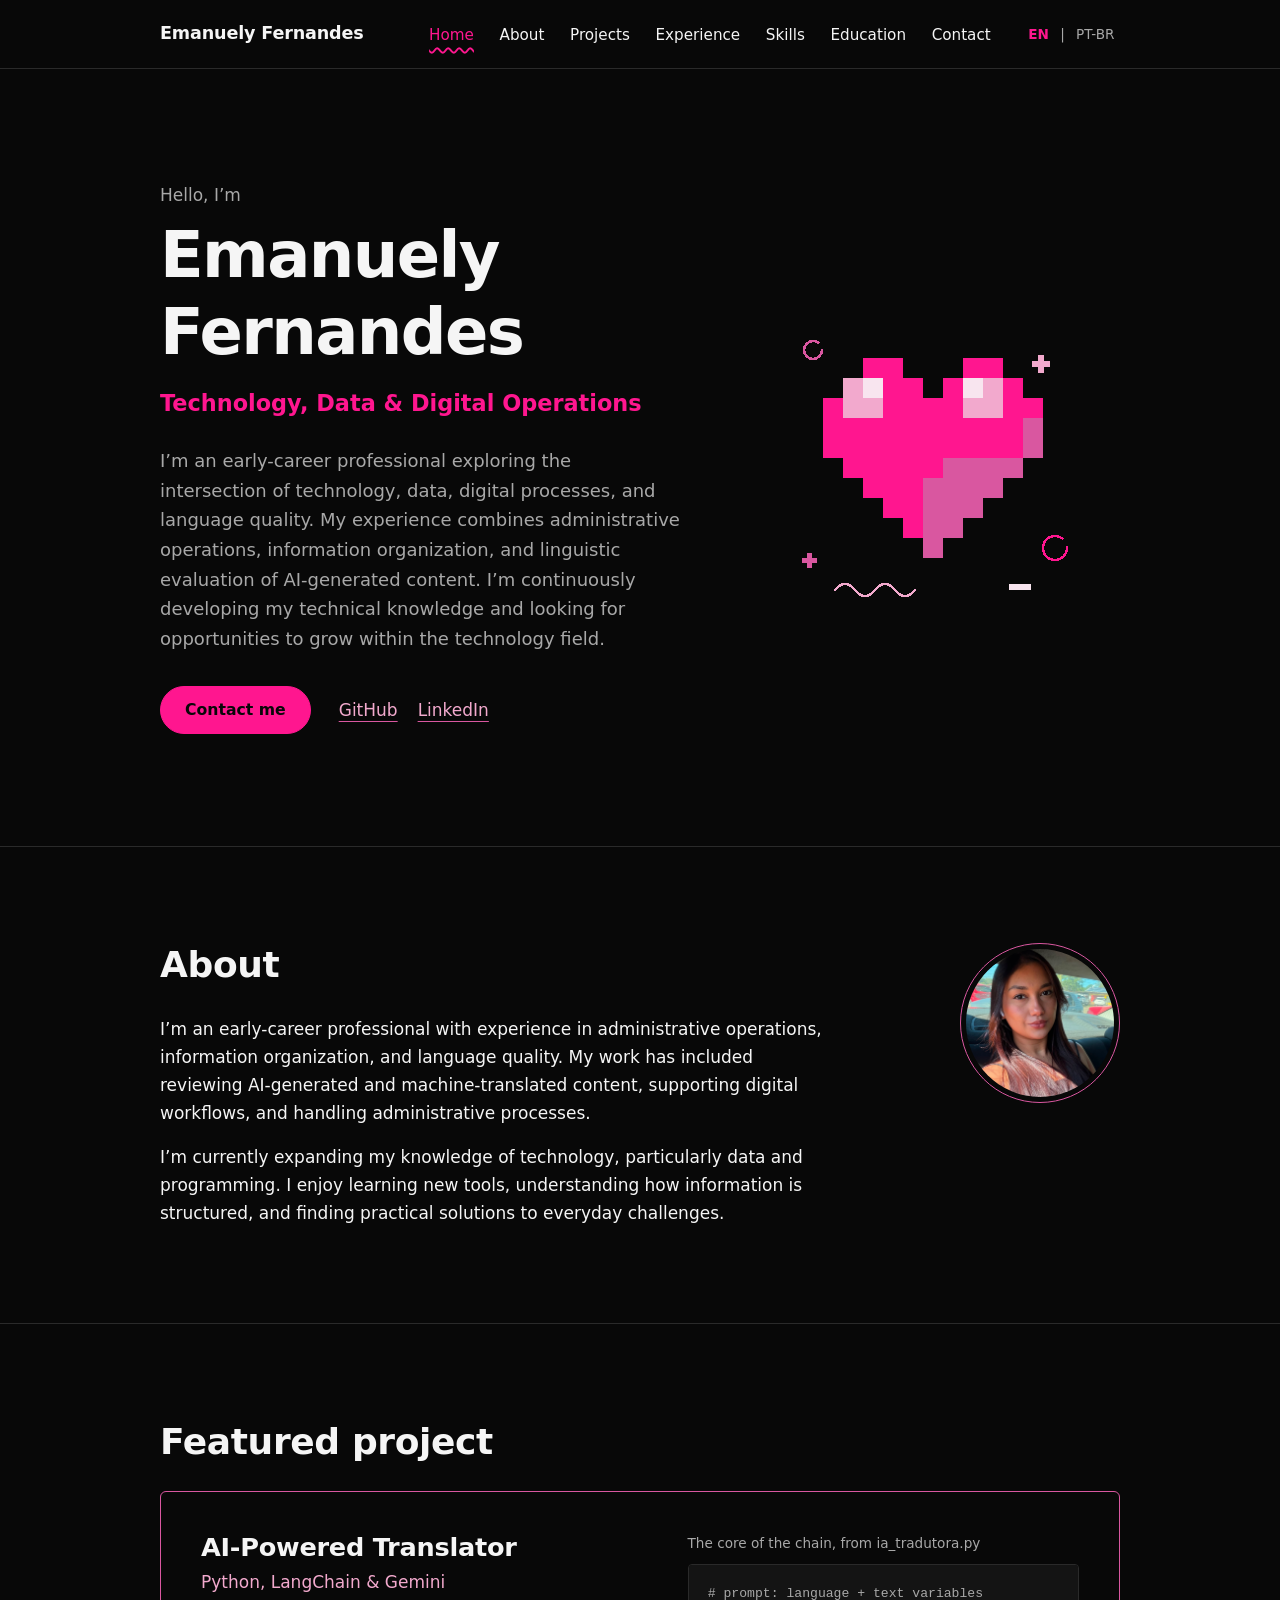
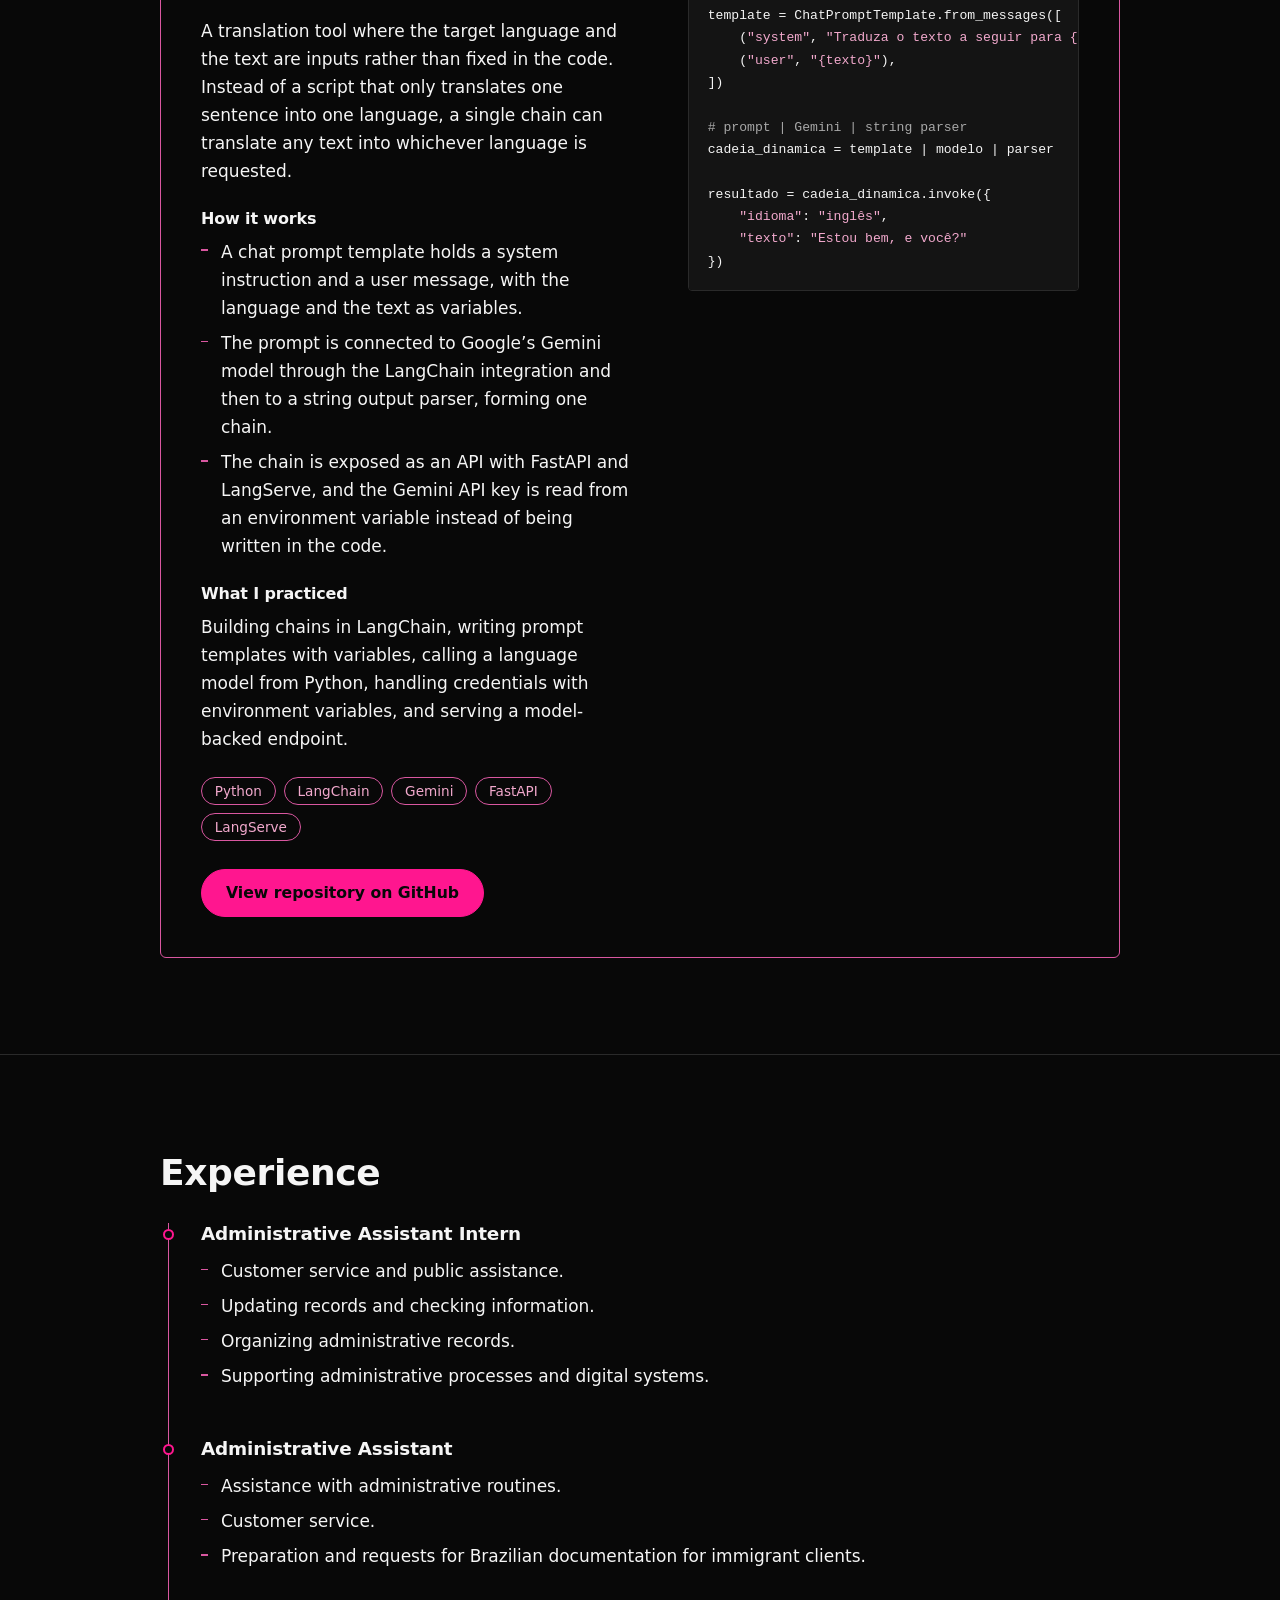
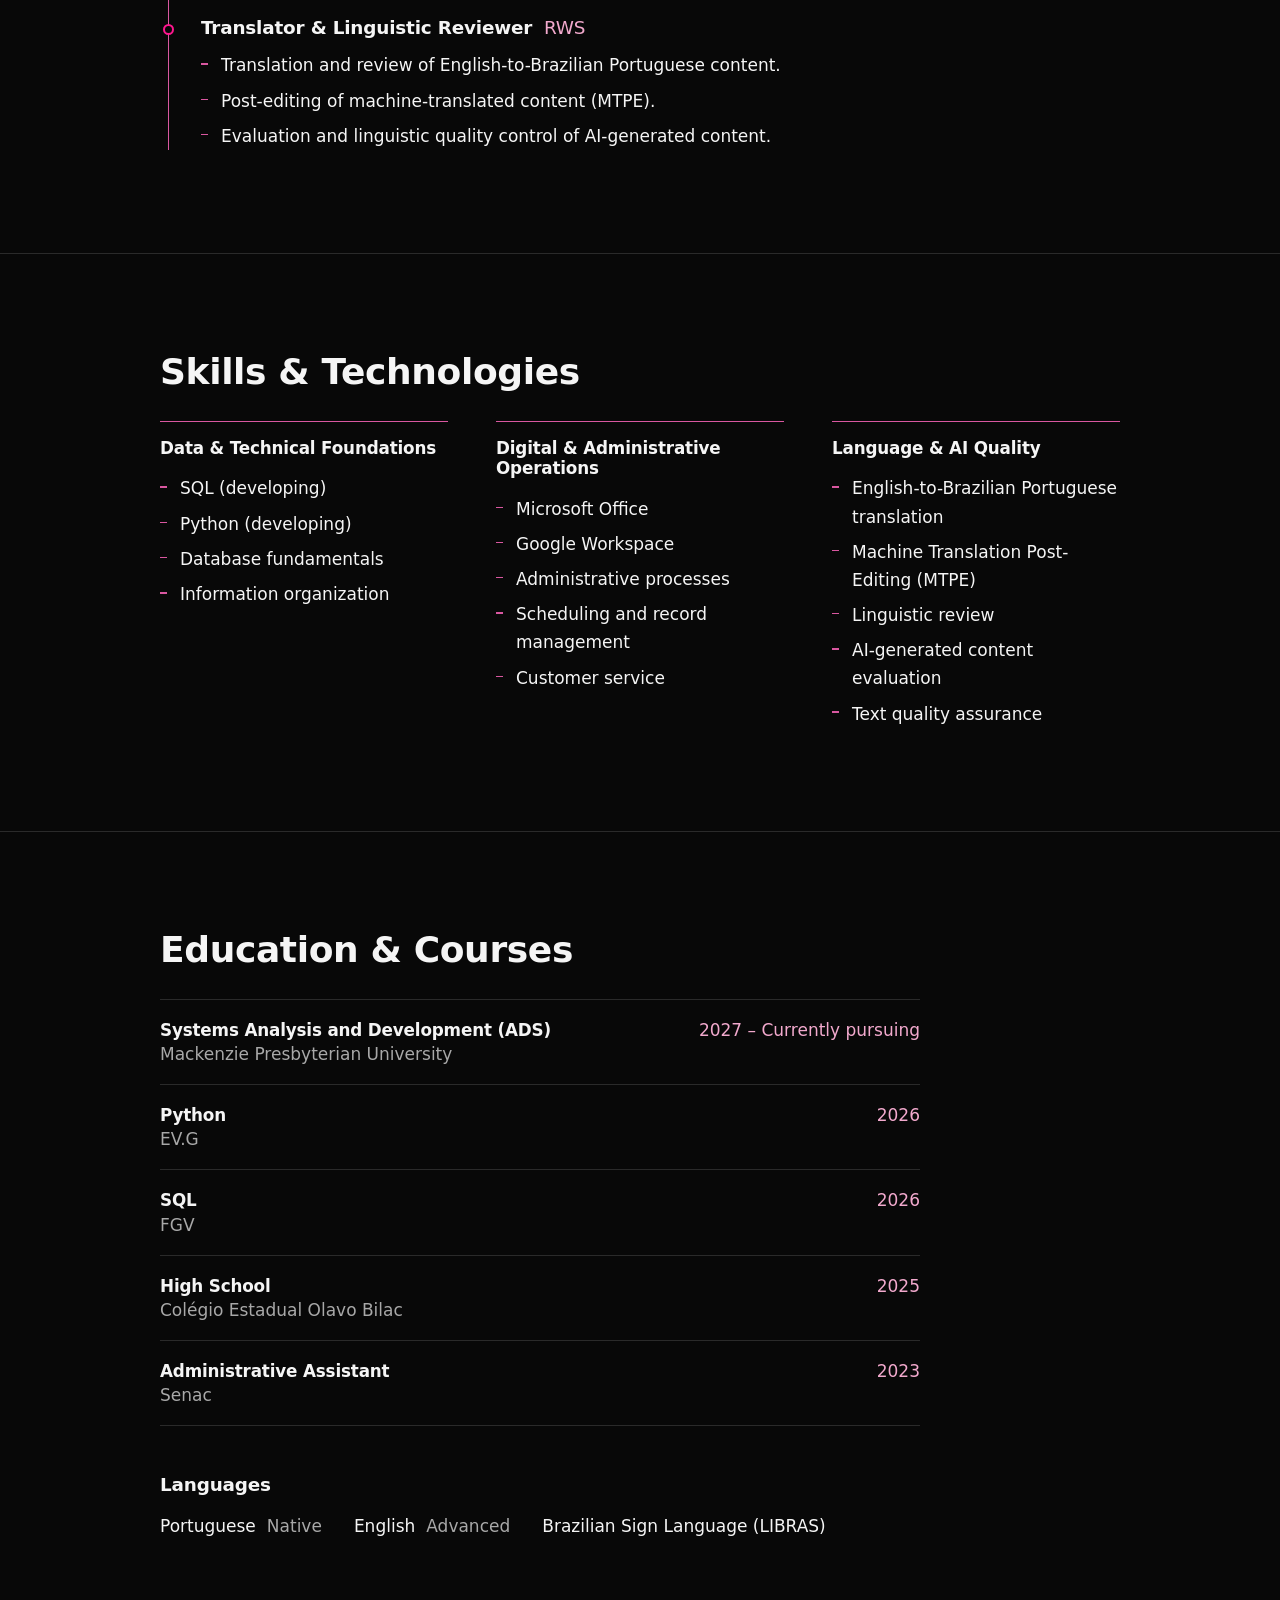
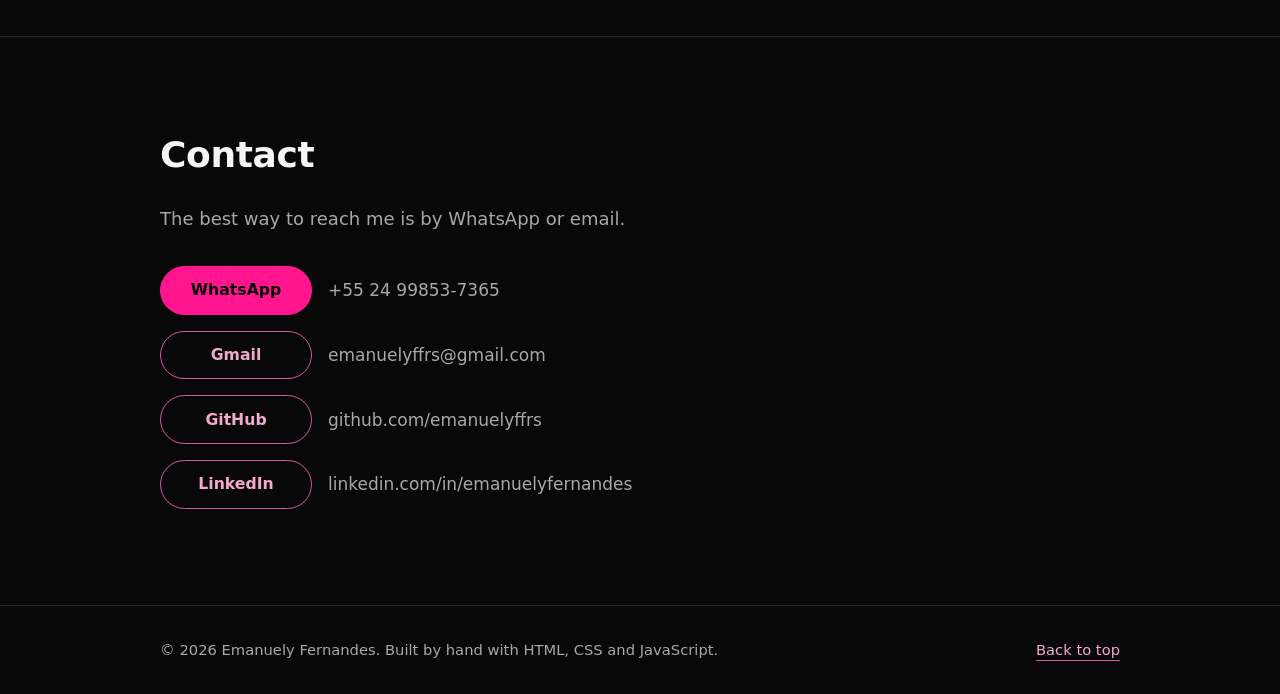
<file: index.html>
<!DOCTYPE html>
<html lang="en">
<head>
  <meta charset="utf-8">
  <meta name="viewport" content="width=device-width, initial-scale=1">
  <title>Emanuely Fernandes | Technology, Data &amp; Digital Operations</title>
  <meta name="description" content="Portfolio of Emanuely Fernandes, an early-career professional exploring technology, data, digital operations and language quality." data-i18n-attr="content:meta.description">
  <meta name="theme-color" content="#080808">
  <link rel="icon" href="assets/favicon.svg" type="image/svg+xml">
  <link rel="stylesheet" href="styles.css">
  <script src="script.js" defer></script>
</head>
<body>
  <a class="skip-link" href="#main" data-i18n="a11y.skip">Skip to content</a>

  <header class="site-header">
    <div class="container header-inner">
      <a class="brand" href="#home" data-i18n="brand">Emanuely Fernandes</a>

      <button class="menu-toggle" type="button" aria-expanded="false" aria-controls="site-nav" data-i18n-attr="aria-label:a11y.menu">
        <span class="menu-toggle__bars" aria-hidden="true"></span>
      </button>

      <div class="header-panel" id="site-nav">
        <nav aria-label="Main navigation" data-i18n-attr="aria-label:a11y.nav">
          <ul class="nav-list">
            <li><a href="#home" data-i18n="nav.home">Home</a></li>
            <li><a href="#about" data-i18n="nav.about">About</a></li>
            <li><a href="#projects" data-i18n="nav.projects">Projects</a></li>
            <li><a href="#experience" data-i18n="nav.experience">Experience</a></li>
            <li><a href="#skills" data-i18n="nav.skills">Skills</a></li>
            <li><a href="#education" data-i18n="nav.education">Education</a></li>
            <li><a href="#contact" data-i18n="nav.contact">Contact</a></li>
          </ul>
        </nav>

        <div class="lang-switch" role="group" aria-label="Language" data-i18n-attr="aria-label:a11y.lang">
          <button type="button" data-lang="en" lang="en" aria-pressed="true" title="English">EN</button>
          <span aria-hidden="true">|</span>
          <button type="button" data-lang="pt-BR" lang="pt-BR" aria-pressed="false" title="Português (Brasil)">PT-BR</button>
        </div>
      </div>
    </div>
  </header>

  <main id="main">

    <!-- HOME -->
    <section class="section hero" id="home" aria-labelledby="home-title">
      <div class="container hero-grid">
        <div class="hero-text">
          <p class="hello" data-i18n="home.hello">Hello, I'm</p>
          <h1 id="home-title">Emanuely Fernandes</h1>
          <p class="headline" data-i18n="home.headline">Technology, Data &amp; Digital Operations</p>
          <p class="lead" data-i18n="home.intro">I’m an early-career professional exploring the intersection of technology, data, digital processes, and language quality. My experience combines administrative operations, information organization, and linguistic evaluation of AI-generated content. I’m continuously developing my technical knowledge and looking for opportunities to grow within the technology field.</p>

          <div class="hero-actions">
            <a class="btn btn-primary" href="#contact" data-i18n="home.cta">Contact me</a>
            <ul class="profile-links" data-i18n-attr="aria-label:home.profiles">
              <li><a class="text-link" href="https://github.com/emanuelyffrs" target="_blank" rel="noopener noreferrer">GitHub<span class="sr-only" data-i18n="a11y.newTab"> (opens in a new tab)</span></a></li>
              <li><a class="text-link" href="https://www.linkedin.com/in/emanuelyfernandes" target="_blank" rel="noopener noreferrer">LinkedIn<span class="sr-only" data-i18n="a11y.newTab"> (opens in a new tab)</span></a></li>
            </ul>
          </div>
        </div>

        <div class="hero-art" role="img" aria-label="Small pixel-art pink heart surrounded by hand-drawn sparkles" data-i18n-attr="aria-label:home.art">
          <svg viewBox="0 0 320 320" shape-rendering="crispEdges" xmlns="http://www.w3.org/2000/svg" aria-hidden="true" focusable="false">
      <rect x="90" y="60" width="20" height="20" fill="#FF168F"/>
      <rect x="110" y="60" width="20" height="20" fill="#FF168F"/>
      <rect x="190" y="60" width="20" height="20" fill="#FF168F"/>
      <rect x="210" y="60" width="20" height="20" fill="#FF168F"/>
      <rect x="70" y="80" width="20" height="20" fill="#F2A9CD"/>
      <rect x="90" y="80" width="20" height="20" fill="#F8E5EF"/>
      <rect x="110" y="80" width="20" height="20" fill="#FF168F"/>
      <rect x="130" y="80" width="20" height="20" fill="#FF168F"/>
      <rect x="170" y="80" width="20" height="20" fill="#FF168F"/>
      <rect x="190" y="80" width="20" height="20" fill="#F8E5EF"/>
      <rect x="210" y="80" width="20" height="20" fill="#F2A9CD"/>
      <rect x="230" y="80" width="20" height="20" fill="#FF168F"/>
      <rect x="50" y="100" width="20" height="20" fill="#FF168F"/>
      <rect x="70" y="100" width="20" height="20" fill="#F2A9CD"/>
      <rect x="90" y="100" width="20" height="20" fill="#F2A9CD"/>
      <rect x="110" y="100" width="20" height="20" fill="#FF168F"/>
      <rect x="130" y="100" width="20" height="20" fill="#FF168F"/>
      <rect x="150" y="100" width="20" height="20" fill="#FF168F"/>
      <rect x="170" y="100" width="20" height="20" fill="#FF168F"/>
      <rect x="190" y="100" width="20" height="20" fill="#F2A9CD"/>
      <rect x="210" y="100" width="20" height="20" fill="#F2A9CD"/>
      <rect x="230" y="100" width="20" height="20" fill="#FF168F"/>
      <rect x="250" y="100" width="20" height="20" fill="#FF168F"/>
      <rect x="50" y="120" width="20" height="20" fill="#FF168F"/>
      <rect x="70" y="120" width="20" height="20" fill="#FF168F"/>
      <rect x="90" y="120" width="20" height="20" fill="#FF168F"/>
      <rect x="110" y="120" width="20" height="20" fill="#FF168F"/>
      <rect x="130" y="120" width="20" height="20" fill="#FF168F"/>
      <rect x="150" y="120" width="20" height="20" fill="#FF168F"/>
      <rect x="170" y="120" width="20" height="20" fill="#FF168F"/>
      <rect x="190" y="120" width="20" height="20" fill="#FF168F"/>
      <rect x="210" y="120" width="20" height="20" fill="#FF168F"/>
      <rect x="230" y="120" width="20" height="20" fill="#FF168F"/>
      <rect x="250" y="120" width="20" height="20" fill="#D957A0"/>
      <rect x="50" y="140" width="20" height="20" fill="#FF168F"/>
      <rect x="70" y="140" width="20" height="20" fill="#FF168F"/>
      <rect x="90" y="140" width="20" height="20" fill="#FF168F"/>
      <rect x="110" y="140" width="20" height="20" fill="#FF168F"/>
      <rect x="130" y="140" width="20" height="20" fill="#FF168F"/>
      <rect x="150" y="140" width="20" height="20" fill="#FF168F"/>
      <rect x="170" y="140" width="20" height="20" fill="#FF168F"/>
      <rect x="190" y="140" width="20" height="20" fill="#FF168F"/>
      <rect x="210" y="140" width="20" height="20" fill="#FF168F"/>
      <rect x="230" y="140" width="20" height="20" fill="#FF168F"/>
      <rect x="250" y="140" width="20" height="20" fill="#D957A0"/>
      <rect x="70" y="160" width="20" height="20" fill="#FF168F"/>
      <rect x="90" y="160" width="20" height="20" fill="#FF168F"/>
      <rect x="110" y="160" width="20" height="20" fill="#FF168F"/>
      <rect x="130" y="160" width="20" height="20" fill="#FF168F"/>
      <rect x="150" y="160" width="20" height="20" fill="#FF168F"/>
      <rect x="170" y="160" width="20" height="20" fill="#D957A0"/>
      <rect x="190" y="160" width="20" height="20" fill="#D957A0"/>
      <rect x="210" y="160" width="20" height="20" fill="#D957A0"/>
      <rect x="230" y="160" width="20" height="20" fill="#D957A0"/>
      <rect x="90" y="180" width="20" height="20" fill="#FF168F"/>
      <rect x="110" y="180" width="20" height="20" fill="#FF168F"/>
      <rect x="130" y="180" width="20" height="20" fill="#FF168F"/>
      <rect x="150" y="180" width="20" height="20" fill="#D957A0"/>
      <rect x="170" y="180" width="20" height="20" fill="#D957A0"/>
      <rect x="190" y="180" width="20" height="20" fill="#D957A0"/>
      <rect x="210" y="180" width="20" height="20" fill="#D957A0"/>
      <rect x="110" y="200" width="20" height="20" fill="#FF168F"/>
      <rect x="130" y="200" width="20" height="20" fill="#FF168F"/>
      <rect x="150" y="200" width="20" height="20" fill="#D957A0"/>
      <rect x="170" y="200" width="20" height="20" fill="#D957A0"/>
      <rect x="190" y="200" width="20" height="20" fill="#D957A0"/>
      <rect x="130" y="220" width="20" height="20" fill="#FF168F"/>
      <rect x="150" y="220" width="20" height="20" fill="#D957A0"/>
      <rect x="170" y="220" width="20" height="20" fill="#D957A0"/>
      <rect x="150" y="240" width="20" height="20" fill="#D957A0"/>
      <rect x="265" y="57" width="6" height="18" fill="#F2A9CD"/><rect x="259" y="63" width="18" height="6" fill="#F2A9CD"/>
      <rect x="34" y="255" width="5" height="15" fill="#D957A0"/><rect x="29" y="260" width="15" height="5" fill="#D957A0"/>
      <!-- hand-drawn rings and squiggle -->
      <circle cx="40" cy="52" r="9" fill="none" stroke="#D957A0" stroke-width="2.5" stroke-linecap="round" stroke-dasharray="48 9"/>
      <circle cx="282" cy="250" r="12" fill="none" stroke="#FF168F" stroke-width="2.5" stroke-linecap="round" stroke-dasharray="64 10"/>
      <path d="M62 292 q10 -12 20 0 t20 0 t20 0 t20 0" fill="none" stroke="#F2A9CD" stroke-width="2.5" stroke-linecap="round"/>
      <rect class="cursor-blink" x="236" y="286" width="22" height="6" fill="#F8E5EF"/>
    </svg>
        </div>
      </div>
    </section>

    <!-- ABOUT -->
    <section class="section" id="about" aria-labelledby="about-title">
      <div class="container about-grid">
        <div class="about-text">
          <h2 id="about-title" data-i18n="about.title">About</h2>
          <p data-i18n="about.p1">I’m an early-career professional with experience in administrative operations, information organization, and language quality. My work has included reviewing AI-generated and machine-translated content, supporting digital workflows, and handling administrative processes.</p>
          <p data-i18n="about.p2">I’m currently expanding my knowledge of technology, particularly data and programming. I enjoy learning new tools, understanding how information is structured, and finding practical solutions to everyday challenges.</p>
        </div>

        <figure class="photo" id="photo">
          <img src="assets/profile.jpeg" width="160" height="160" alt="Portrait of Emanuely Fernandes" data-i18n-attr="alt:about.photoAlt">
          <span class="photo__placeholder" aria-hidden="true">EF</span>
        </figure>
      </div>
    </section>

    <!-- FEATURED PROJECT -->
    <section class="section" id="projects" aria-labelledby="projects-title">
      <div class="container">
        <h2 id="projects-title" data-i18n="projects.title">Featured project</h2>

        <article class="project" aria-labelledby="project-name">
          <div class="project-body">
            <h3 id="project-name">AI-Powered Translator</h3>
            <p class="project-stack" data-i18n="projects.stackLine">Python, LangChain &amp; Gemini</p>

            <p data-i18n="projects.purpose">A translation tool where the target language and the text are inputs rather than fixed in the code. Instead of a script that only translates one sentence into one language, a single chain can translate any text into whichever language is requested.</p>

            <h4 data-i18n="projects.howTitle">How it works</h4>
            <ul class="plain-list">
              <li data-i18n="projects.how1">A chat prompt template holds a system instruction and a user message, with the language and the text as variables.</li>
              <li data-i18n="projects.how2">The prompt is connected to Google’s Gemini model through the LangChain integration and then to a string output parser, forming one chain.</li>
              <li data-i18n="projects.how3">The chain is exposed as an API with FastAPI and LangServe, and the Gemini API key is read from an environment variable instead of being written in the code.</li>
            </ul>

            <h4 data-i18n="projects.learnTitle">What I practiced</h4>
            <p data-i18n="projects.learn">Building chains in LangChain, writing prompt templates with variables, calling a language model from Python, handling credentials with environment variables, and serving a model-backed endpoint.</p>

            <ul class="tags" data-i18n-attr="aria-label:projects.toolsLabel" aria-label="Tools used">
              <li>Python</li>
              <li>LangChain</li>
              <li>Gemini</li>
              <li>FastAPI</li>
              <li>LangServe</li>
            </ul>

            <a class="btn btn-primary" href="https://github.com/emanuelyffrs/tradutor-ia-langchain-gemini" target="_blank" rel="noopener noreferrer"><span data-i18n="projects.repo">View repository on GitHub</span><span class="sr-only" data-i18n="a11y.newTab"> (opens in a new tab)</span></a>
          </div>

          <figure class="code-figure">
            <figcaption data-i18n="projects.codeCaption">The core of the chain, from ia_tradutora.py</figcaption>
<pre class="code" tabindex="0" aria-label="Code excerpt from the project" data-i18n-attr="aria-label:projects.codeLabel"><code><span class="c"># prompt: language + text variables</span>
template = ChatPromptTemplate.from_messages([
    (<span class="s">"system"</span>, <span class="s">"Traduza o texto a seguir para {idioma}"</span>),
    (<span class="s">"user"</span>, <span class="s">"{texto}"</span>),
])

<span class="c"># prompt | Gemini | string parser</span>
cadeia_dinamica = template | modelo | parser

resultado = cadeia_dinamica.invoke({
    <span class="s">"idioma"</span>: <span class="s">"inglês"</span>,
    <span class="s">"texto"</span>: <span class="s">"Estou bem, e você?"</span>
})</code></pre>
          </figure>
        </article>
      </div>
    </section>

    <!-- EXPERIENCE -->
    <section class="section" id="experience" aria-labelledby="experience-title">
      <div class="container">
        <h2 id="experience-title" data-i18n="experience.title">Experience</h2>

        <ol class="timeline">
          <li>
            <h3 data-i18n="experience.intern.role">Administrative Assistant Intern</h3>
            <ul class="plain-list">
              <li data-i18n="experience.intern.b1">Customer service and public assistance.</li>
              <li data-i18n="experience.intern.b2">Updating records and checking information.</li>
              <li data-i18n="experience.intern.b3">Organizing administrative records.</li>
              <li data-i18n="experience.intern.b4">Supporting administrative processes and digital systems.</li>
            </ul>
          </li>
          <li>
            <h3 data-i18n="experience.assistant.role">Administrative Assistant</h3>
            <ul class="plain-list">
              <li data-i18n="experience.assistant.b1">Assistance with administrative routines.</li>
              <li data-i18n="experience.assistant.b2">Customer service.</li>
              <li data-i18n="experience.assistant.b3">Preparation and requests for Brazilian documentation for immigrant clients.</li>
            </ul>
          </li>
          <li>
            <h3><span data-i18n="experience.rws.role">Translator &amp; Linguistic Reviewer</span> <span class="org">RWS</span></h3>
            <ul class="plain-list">
              <li data-i18n="experience.rws.b1">Translation and review of English-to-Brazilian Portuguese content.</li>
              <li data-i18n="experience.rws.b2">Post-editing of machine-translated content (MTPE).</li>
              <li data-i18n="experience.rws.b3">Evaluation and linguistic quality control of AI-generated content.</li>
            </ul>
          </li>
        </ol>
      </div>
    </section>

    <!-- SKILLS -->
    <section class="section" id="skills" aria-labelledby="skills-title">
      <div class="container">
        <h2 id="skills-title" data-i18n="skills.title">Skills &amp; Technologies</h2>

        <div class="skills-grid">
          <div class="skill-group">
            <h3 data-i18n="skills.data.title">Data &amp; Technical Foundations</h3>
            <ul class="plain-list">
              <li data-i18n="skills.data.sql">SQL (developing)</li>
              <li data-i18n="skills.data.python">Python (developing)</li>
              <li data-i18n="skills.data.db">Database fundamentals</li>
              <li data-i18n="skills.data.info">Information organization</li>
            </ul>
          </div>

          <div class="skill-group">
            <h3 data-i18n="skills.ops.title">Digital &amp; Administrative Operations</h3>
            <ul class="plain-list">
              <li data-i18n="skills.ops.office">Microsoft Office</li>
              <li data-i18n="skills.ops.google">Google Workspace</li>
              <li data-i18n="skills.ops.admin">Administrative processes</li>
              <li data-i18n="skills.ops.records">Scheduling and record management</li>
              <li data-i18n="skills.ops.service">Customer service</li>
            </ul>
          </div>

          <div class="skill-group">
            <h3 data-i18n="skills.lang.title">Language &amp; AI Quality</h3>
            <ul class="plain-list">
              <li data-i18n="skills.lang.translation">English-to-Brazilian Portuguese translation</li>
              <li data-i18n="skills.lang.mtpe">Machine Translation Post-Editing (MTPE)</li>
              <li data-i18n="skills.lang.review">Linguistic review</li>
              <li data-i18n="skills.lang.eval">AI-generated content evaluation</li>
              <li data-i18n="skills.lang.qa">Text quality assurance</li>
            </ul>
          </div>
        </div>
      </div>
    </section>

    <!-- EDUCATION & LANGUAGES -->
    <section class="section" id="education" aria-labelledby="education-title">
      <div class="container">
        <h2 id="education-title" data-i18n="education.title">Education &amp; Courses</h2>

        <ul class="edu-list">
          <li>
            <div>
              <h3 data-i18n="education.ads.title">Systems Analysis and Development (ADS)</h3>
              <p class="muted" data-i18n="education.ads.school">Mackenzie Presbyterian University</p>
            </div>
            <p class="edu-when" data-i18n="education.ads.status">2027 – Currently pursuing</p>
          </li>
          <li>
            <div>
              <h3 data-i18n="education.python.title">Python</h3>
              <p class="muted">EV.G</p>
            </div>
            <p class="edu-when">2026</p>
          </li>
          <li>
            <div>
              <h3 data-i18n="education.sql.title">SQL</h3>
              <p class="muted">FGV</p>
            </div>
            <p class="edu-when">2026</p>
          </li>
          <li>
            <div>
              <h3 data-i18n="education.hs.title">High School</h3>
              <p class="muted">Colégio Estadual Olavo Bilac</p>
            </div>
            <p class="edu-when">2025</p>
          </li>
          <li>
            <div>
              <h3 data-i18n="education.senac.title">Administrative Assistant</h3>
              <p class="muted">Senac</p>
            </div>
            <p class="edu-when">2023</p>
          </li>
        </ul>

        <h3 class="subhead" data-i18n="languages.title">Languages</h3>
        <ul class="lang-list">
          <li><span data-i18n="languages.pt">Portuguese</span> <span class="muted" data-i18n="languages.ptLevel">Native</span></li>
          <li><span data-i18n="languages.en">English</span> <span class="muted" data-i18n="languages.enLevel">Advanced</span></li>
          <li><span data-i18n="languages.libras">Brazilian Sign Language (LIBRAS)</span></li>
        </ul>
      </div>
    </section>

    <!-- CONTACT -->
    <section class="section" id="contact" aria-labelledby="contact-title">
      <div class="container">
        <h2 id="contact-title" data-i18n="contact.title">Contact</h2>
        <p class="lead" data-i18n="contact.intro">The best way to reach me is by WhatsApp or email.</p>

        <ul class="contact-list">
          <li>
            <a class="btn btn-primary" href="https://wa.me/5524998537365" target="_blank" rel="noopener noreferrer">WhatsApp<span class="sr-only" data-i18n="a11y.newTab"> (opens in a new tab)</span></a>
            <span class="muted">+55 24 99853-7365</span>
          </li>
          <li>
            <a class="btn btn-outline" href="mailto:emanuelyffrs@gmail.com">Gmail</a>
            <span class="muted">emanuelyffrs@gmail.com</span>
          </li>
          <li>
            <a class="btn btn-outline" href="https://github.com/emanuelyffrs" target="_blank" rel="noopener noreferrer">GitHub<span class="sr-only" data-i18n="a11y.newTab"> (opens in a new tab)</span></a>
            <span class="muted">github.com/emanuelyffrs</span>
          </li>
          <li>
            <a class="btn btn-outline" href="https://www.linkedin.com/in/emanuelyfernandes" target="_blank" rel="noopener noreferrer">LinkedIn<span class="sr-only" data-i18n="a11y.newTab"> (opens in a new tab)</span></a>
            <span class="muted">linkedin.com/in/emanuelyfernandes</span>
          </li>
        </ul>
      </div>
    </section>
  </main>

  <footer class="site-footer">
    <div class="container footer-inner">
      <p data-i18n="footer.text">© 2026 Emanuely Fernandes. Built by hand with HTML, CSS and JavaScript.</p>
      <a class="text-link" href="#home" data-i18n="footer.top">Back to top</a>
    </div>
  </footer>

  <p class="sr-only" id="lang-status" role="status" aria-live="polite"></p>
</body>
</html>
</file>
<file: styles.css>
/* ==========================================================================
   Emanuely Fernandes — portfolio
   Plain CSS, no build step. Colors are defined once, in :root.
   ========================================================================== */

:root {
  --pink-hot: #FF168F;
  --pink-mid: #D957A0;
  --pink-soft: #F2A9CD;
  --pink-pale: #F8E5EF;

  --bg: #080808;
  --bg-alt: #141414;
  --text: #F5F5F5;
  --text-muted: #A8A8A8;
  --line: #2a2a2a;

  --font-body: "Inter", "Segoe UI", system-ui, -apple-system, "Helvetica Neue", Arial, sans-serif;
  --font-mono: ui-monospace, "SFMono-Regular", Menlo, Consolas, "Liberation Mono", monospace;

  --max: 1040px;
  --header-h: 68px;
}

*,
*::before,
*::after { box-sizing: border-box; }

html {
  scroll-behavior: smooth;
  scroll-padding-top: calc(var(--header-h) + 16px);
  -webkit-text-size-adjust: 100%;
}

body {
  margin: 0;
  background: var(--bg);
  color: var(--text);
  font-family: var(--font-body);
  font-size: 1.0625rem;
  line-height: 1.65;
  overflow-wrap: break-word;
}

[hidden] { display: none !important; }

img, svg { max-width: 100%; display: block; }

h1, h2, h3, h4 { margin: 0; line-height: 1.2; font-weight: 650; letter-spacing: -0.01em; }
p { margin: 0 0 1rem; }
ul, ol { margin: 0; padding: 0; list-style: none; }

a { color: inherit; }

.container {
  width: 100%;
  max-width: var(--max);
  margin-inline: auto;
  padding-inline: clamp(1.25rem, 5vw, 2.5rem);
}

.muted { color: var(--text-muted); }

.sr-only {
  position: absolute;
  width: 1px; height: 1px;
  margin: -1px; padding: 0;
  overflow: hidden;
  clip: rect(0 0 0 0);
  white-space: nowrap;
  border: 0;
}

.skip-link {
  position: absolute;
  left: 1rem; top: -4rem;
  background: var(--pink-hot);
  color: var(--bg);
  padding: .6rem 1rem;
  border-radius: 4px;
  font-weight: 600;
  z-index: 100;
}
.skip-link:focus { top: 1rem; }

:focus-visible {
  outline: 2px solid var(--pink-soft);
  outline-offset: 3px;
  border-radius: 3px;
}

/* ---------- Header ---------- */

.site-header {
  position: sticky;
  top: 0;
  z-index: 50;
  background: var(--bg);
  border-bottom: 1px solid var(--line);
}

.header-inner {
  display: flex;
  align-items: center;
  justify-content: space-between;
  min-height: var(--header-h);
  gap: 1.5rem;
}

.brand {
  font-weight: 650;
  font-size: 1.1rem;
  text-decoration: none;
  letter-spacing: -0.01em;
  white-space: nowrap;
}
.brand:hover { color: var(--pink-soft); }

.header-panel {
  display: flex;
  align-items: center;
  gap: 2rem;
}

.nav-list {
  display: flex;
  gap: 1.6rem;
}

.nav-list a {
  text-decoration: none;
  font-size: .95rem;
  color: var(--text);
  padding: .35rem 0;
  transition: color .15s ease;
}
.nav-list a:hover { color: var(--pink-soft); }

/* current section: a wavy hand-drawn style underline */
.nav-list a[aria-current="true"] {
  color: var(--pink-hot);
  text-decoration: underline wavy var(--pink-hot) 1.5px;
  text-underline-offset: 7px;
}

.lang-switch {
  display: flex;
  align-items: center;
  gap: .35rem;
  font-size: .85rem;
  color: var(--text-muted);
}
.lang-switch button {
  font: inherit;
  background: none;
  border: 0;
  color: var(--text-muted);
  padding: .4rem .35rem;
  min-height: 36px;
  cursor: pointer;
  border-radius: 3px;
  transition: color .15s ease;
}
.lang-switch button:hover { color: var(--text); }
.lang-switch button[aria-pressed="true"] {
  color: var(--pink-hot);
  font-weight: 650;
}

.menu-toggle {
  display: none;
  background: none;
  border: 1px solid var(--line);
  border-radius: 4px;
  width: 44px; height: 44px;
  cursor: pointer;
  color: var(--text);
  align-items: center;
  justify-content: center;
}
.menu-toggle:hover { border-color: var(--pink-mid); }
.menu-toggle__bars,
.menu-toggle__bars::before,
.menu-toggle__bars::after {
  display: block;
  width: 20px; height: 2px;
  background: currentColor;
  border-radius: 2px;
  position: relative;
  content: "";
}
.menu-toggle__bars::before { position: absolute; top: -6px; }
.menu-toggle__bars::after  { position: absolute; top: 6px; }
.menu-toggle[aria-expanded="true"] .menu-toggle__bars { background: transparent; }
.menu-toggle[aria-expanded="true"] .menu-toggle__bars::before { top: 0; transform: rotate(45deg); }
.menu-toggle[aria-expanded="true"] .menu-toggle__bars::after  { top: 0; transform: rotate(-45deg); }

/* ---------- Sections ---------- */

.section {
  padding-block: clamp(3.5rem, 8vw, 6rem);
}
.section + .section { border-top: 1px solid var(--line); }

h2 {
  font-size: clamp(1.75rem, 3.4vw, 2.25rem);
  margin-bottom: 1.75rem;
}

h3 { font-size: 1.15rem; }

.lead {
  color: var(--text-muted);
  font-size: 1.125rem;
  max-width: 62ch;
}

.subhead { margin: 3rem 0 1rem; }

/* ---------- Buttons & links ---------- */

.btn {
  display: inline-flex;
  align-items: center;
  justify-content: center;
  min-height: 46px;
  padding: .65rem 1.5rem;
  border-radius: 999px;
  border: 1.5px solid var(--pink-hot);
  font-weight: 600;
  font-size: .98rem;
  text-decoration: none;
  cursor: pointer;
  transition: background-color .15s ease, color .15s ease, border-color .15s ease;
}
.btn-primary { background: var(--pink-hot); color: var(--bg); }
.btn-primary:hover { background: var(--pink-soft); border-color: var(--pink-soft); }
.btn-outline { background: transparent; color: var(--pink-soft); border-color: var(--pink-mid); }
.btn-outline:hover { background: var(--pink-hot); border-color: var(--pink-hot); color: var(--bg); }

.text-link {
  color: var(--pink-soft);
  text-decoration: underline;
  text-decoration-color: var(--pink-mid);
  text-underline-offset: 5px;
  transition: color .15s ease;
}
.text-link:hover { color: var(--pink-hot); }

/* ---------- Hero ---------- */

.hero { padding-block: clamp(3rem, 9vw, 7rem); }

.hero-grid {
  display: grid;
  grid-template-columns: minmax(0, 1.4fr) minmax(0, 1fr);
  align-items: center;
  gap: clamp(2rem, 6vw, 4rem);
}

.hello { color: var(--text-muted); margin-bottom: .5rem; }

h1 {
  font-size: clamp(2.5rem, 6.5vw, 4rem);
  letter-spacing: -0.025em;
}

.headline {
  margin: .9rem 0 1.5rem;
  font-size: clamp(1.15rem, 2.4vw, 1.4rem);
  color: var(--pink-hot);
  font-weight: 600;
}

.hero-actions {
  display: flex;
  align-items: center;
  flex-wrap: wrap;
  gap: 1rem 1.75rem;
  margin-top: 2rem;
}
.profile-links { display: flex; gap: 1.25rem; }

.hero-art { justify-self: center; width: min(100%, 320px); }
.hero-art svg { width: 100%; height: auto; }

.cursor-blink { animation: blink 1.1s steps(1) infinite; }
@keyframes blink { 50% { opacity: 0; } }

/* ---------- About ---------- */

.about-grid {
  display: grid;
  grid-template-columns: minmax(0, 1fr) auto;
  gap: clamp(2rem, 6vw, 4rem);
  align-items: start;
}
.about-text p { max-width: 62ch; }
.about-text p:last-child { margin-bottom: 0; }

.photo {
  margin: 0;
  width: 160px; height: 160px;
  border-radius: 50%;
  border: 1.5px solid var(--pink-mid);
  padding: 5px;
  position: relative;
}
.photo img {
  width: 100%; height: 100%;
  border-radius: 50%;
  object-fit: cover;
}
.photo__placeholder { display: none; }
/* script.js adds .photo--empty when assets/profile-photo.jpg is not found */
.photo--empty img { display: none; }
.photo--empty .photo__placeholder {
  display: flex;
  width: 100%; height: 100%;
  align-items: center;
  justify-content: center;
  border-radius: 50%;
  background: var(--bg-alt);
  color: var(--pink-mid);
  font-size: 2rem;
  font-weight: 650;
  letter-spacing: .05em;
}

/* ---------- Project ---------- */

.project {
  display: grid;
  grid-template-columns: minmax(0, 1.1fr) minmax(0, 1fr);
  gap: clamp(1.75rem, 5vw, 3.5rem);
  border: 1px solid var(--pink-mid);
  border-radius: 6px;
  padding: clamp(1.5rem, 4vw, 2.5rem);
  background: var(--bg);
}

.project h3 { font-size: 1.6rem; }
.project-stack { color: var(--pink-soft); margin: .35rem 0 1.25rem; font-weight: 500; }
.project h4 {
  font-size: 1rem;
  margin: 1.5rem 0 .6rem;
  color: var(--text);
}
.project .btn { margin-top: 1.75rem; }

.plain-list li {
  position: relative;
  padding-left: 1.25rem;
  margin-bottom: .45rem;
  color: var(--text);
}
.plain-list li::before {
  content: "";
  position: absolute;
  left: 0; top: .7em;
  width: 7px; height: 1.5px;
  background: var(--pink-mid);
}

.tags { display: flex; flex-wrap: wrap; gap: .5rem; margin-top: 1.5rem; }
.tags li {
  border: 1px solid var(--pink-mid);
  color: var(--pink-soft);
  border-radius: 999px;
  padding: .1rem .8rem;
  font-size: .85rem;
}

.code-figure { margin: 0; align-self: start; min-width: 0; }
.code-figure figcaption {
  font-size: .85rem;
  color: var(--text-muted);
  margin-bottom: .6rem;
}
.code {
  margin: 0;
  background: var(--bg-alt);
  border: 1px solid var(--line);
  border-radius: 4px;
  padding: 1.1rem 1.2rem;
  font-family: var(--font-mono);
  font-size: .82rem;
  line-height: 1.7;
  overflow-x: auto;
  color: var(--text);
}
.code .c { color: var(--text-muted); }
.code .s { color: var(--pink-soft); }

/* ---------- Experience timeline ---------- */

.timeline {
  position: relative;
  margin-left: .5rem;
  padding-left: 2rem;
  border-left: 1.5px solid var(--pink-mid);
}
.timeline > li { position: relative; padding-bottom: 2.5rem; }
.timeline > li:last-child { padding-bottom: 0; }
.timeline > li::before {
  content: "";
  position: absolute;
  left: calc(-2rem - 6.5px);
  top: .4em;
  width: 11px; height: 11px;
  border-radius: 50%;
  background: var(--bg);
  border: 2px solid var(--pink-hot);
}
.timeline h3 { margin-bottom: .75rem; }
.timeline .org { color: var(--pink-soft); font-weight: 500; margin-left: .35rem; }

/* ---------- Skills ---------- */

.skills-grid {
  display: grid;
  grid-template-columns: repeat(3, minmax(0, 1fr));
  gap: 2.5rem clamp(1.5rem, 4vw, 3rem);
}
.skill-group { border-top: 1.5px solid var(--pink-mid); padding-top: 1rem; }
.skill-group h3 { margin-bottom: 1rem; font-size: 1.05rem; }

/* ---------- Education ---------- */

.edu-list { max-width: 760px; }
.edu-list li {
  display: flex;
  justify-content: space-between;
  align-items: baseline;
  gap: 1.5rem;
  padding: 1rem 0;
  border-bottom: 1px solid var(--line);
}
.edu-list li:first-child { border-top: 1px solid var(--line); }
.edu-list h3 { font-size: 1.05rem; }
.edu-list p { margin: 0; }
.edu-when { color: var(--pink-soft); white-space: nowrap; text-align: right; }

.lang-list { display: flex; flex-wrap: wrap; gap: .5rem 2rem; }
.lang-list .muted { margin-left: .35rem; }

/* ---------- Contact ---------- */

.contact-list { display: grid; gap: 1rem; margin-top: 2rem; max-width: 640px; }
.contact-list li {
  display: grid;
  grid-template-columns: 9.5rem minmax(0, 1fr);
  align-items: center;
  gap: 1rem;
}
.contact-list .muted { overflow-wrap: anywhere; }

/* ---------- Footer ---------- */

.site-footer { border-top: 1px solid var(--line); padding-block: 2rem; }
.footer-inner {
  display: flex;
  justify-content: space-between;
  flex-wrap: wrap;
  gap: .75rem 1.5rem;
  color: var(--text-muted);
  font-size: .92rem;
}
.footer-inner p { margin: 0; }

/* ---------- Responsive ---------- */

@media (max-width: 960px) {
  .project { grid-template-columns: minmax(0, 1fr); }
  .skills-grid { grid-template-columns: minmax(0, 1fr); gap: 2rem; }
}

@media (max-width: 860px) {
  .menu-toggle { display: inline-flex; }

  .header-panel {
    display: none;
    position: absolute;
    top: var(--header-h);
    left: 0; right: 0;
    flex-direction: column;
    align-items: flex-start;
    gap: 1rem;
    padding: 1rem clamp(1.25rem, 5vw, 2.5rem) 1.5rem;
    background: var(--bg);
    border-bottom: 1px solid var(--line);
  }
  .header-panel.is-open { display: flex; }

  .nav-list { flex-direction: column; gap: .25rem; width: 100%; }
  .nav-list a { display: block; padding: .7rem 0; font-size: 1.05rem; }
  .lang-switch { font-size: .95rem; }

  .hero-grid,
  .about-grid { grid-template-columns: minmax(0, 1fr); }
  .hero-art { order: -1; width: 200px; justify-self: start; }
  .photo { order: -1; }
}

@media (max-width: 520px) {
  body { font-size: 1rem; }
  .contact-list li { grid-template-columns: minmax(0, 1fr); gap: .5rem; }
  .contact-list .btn { width: 100%; }
  .edu-list li { flex-direction: column; gap: .25rem; }
  .edu-when { text-align: left; }
  .hero-actions .btn { width: 100%; }
}

@media (prefers-reduced-motion: reduce) {
  html { scroll-behavior: auto; }
  *, *::before, *::after {
    animation: none !important;
    transition: none !important;
  }
}
</file>
